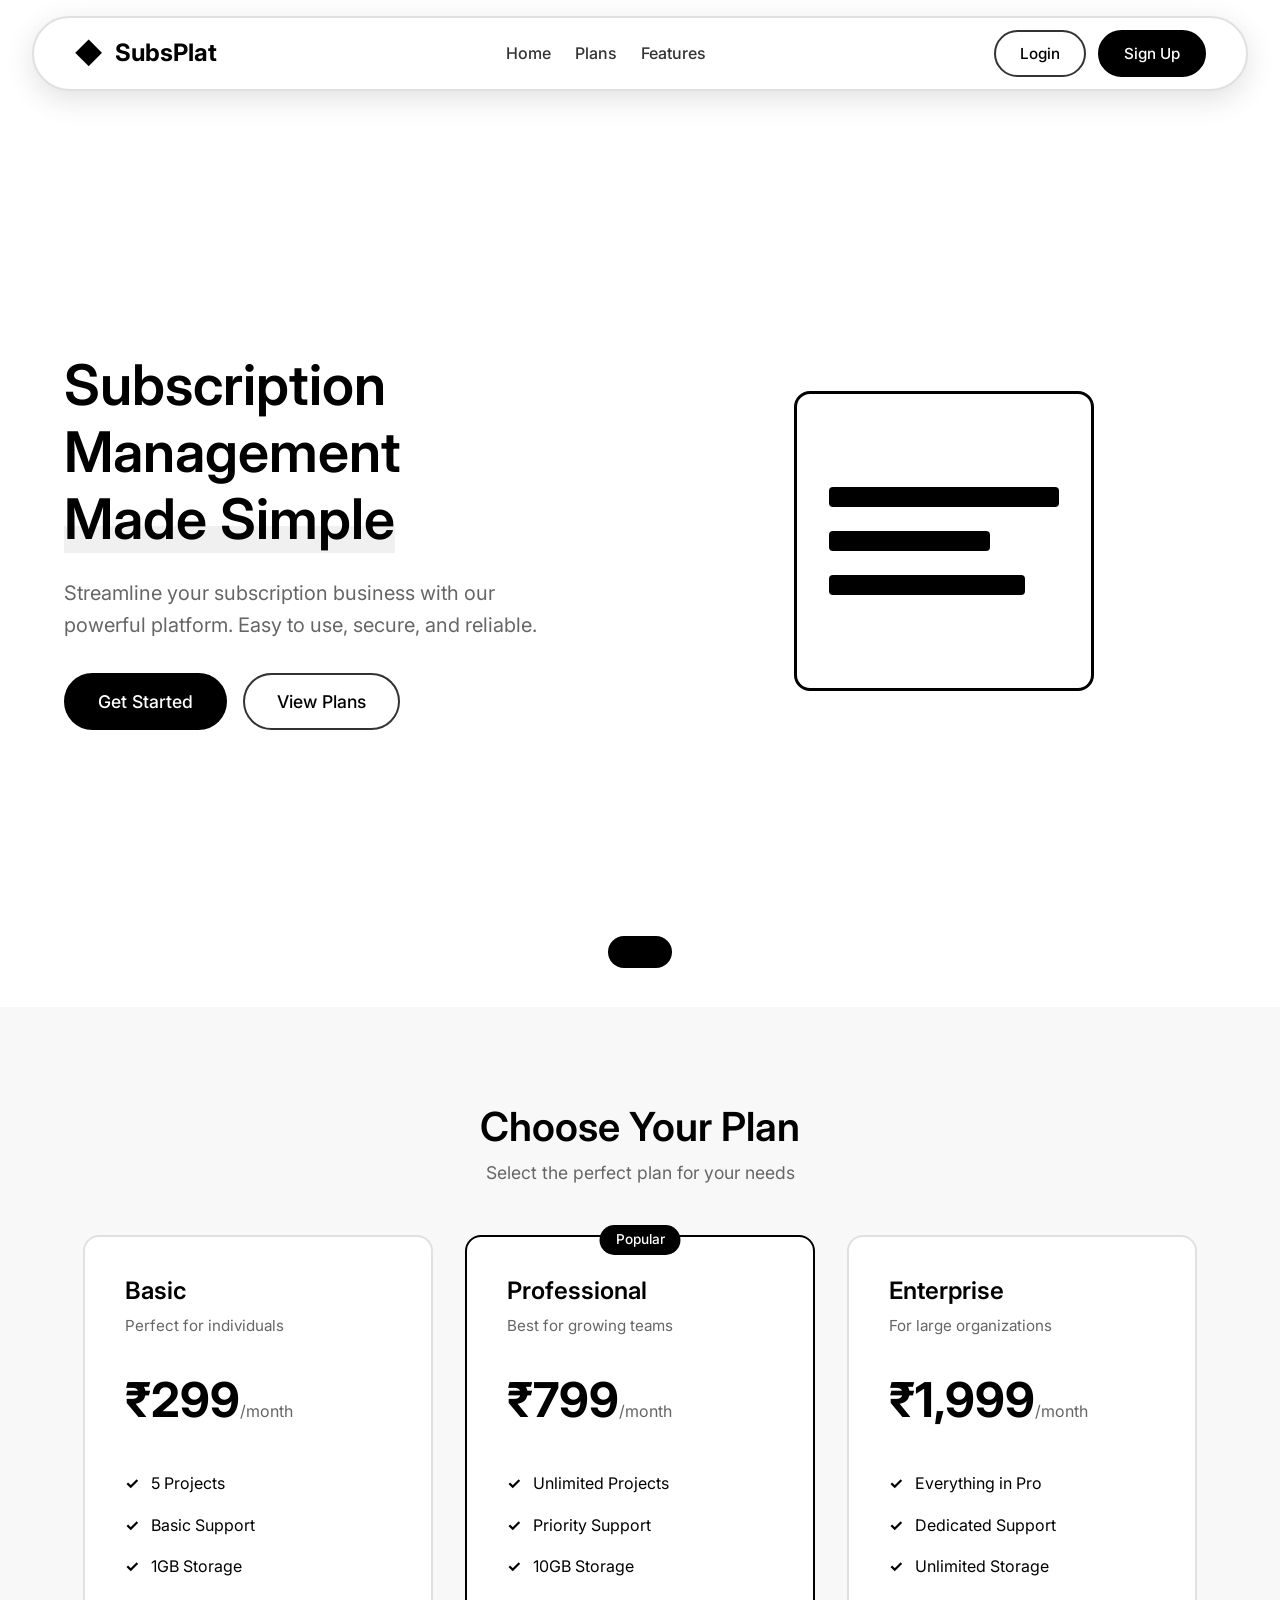
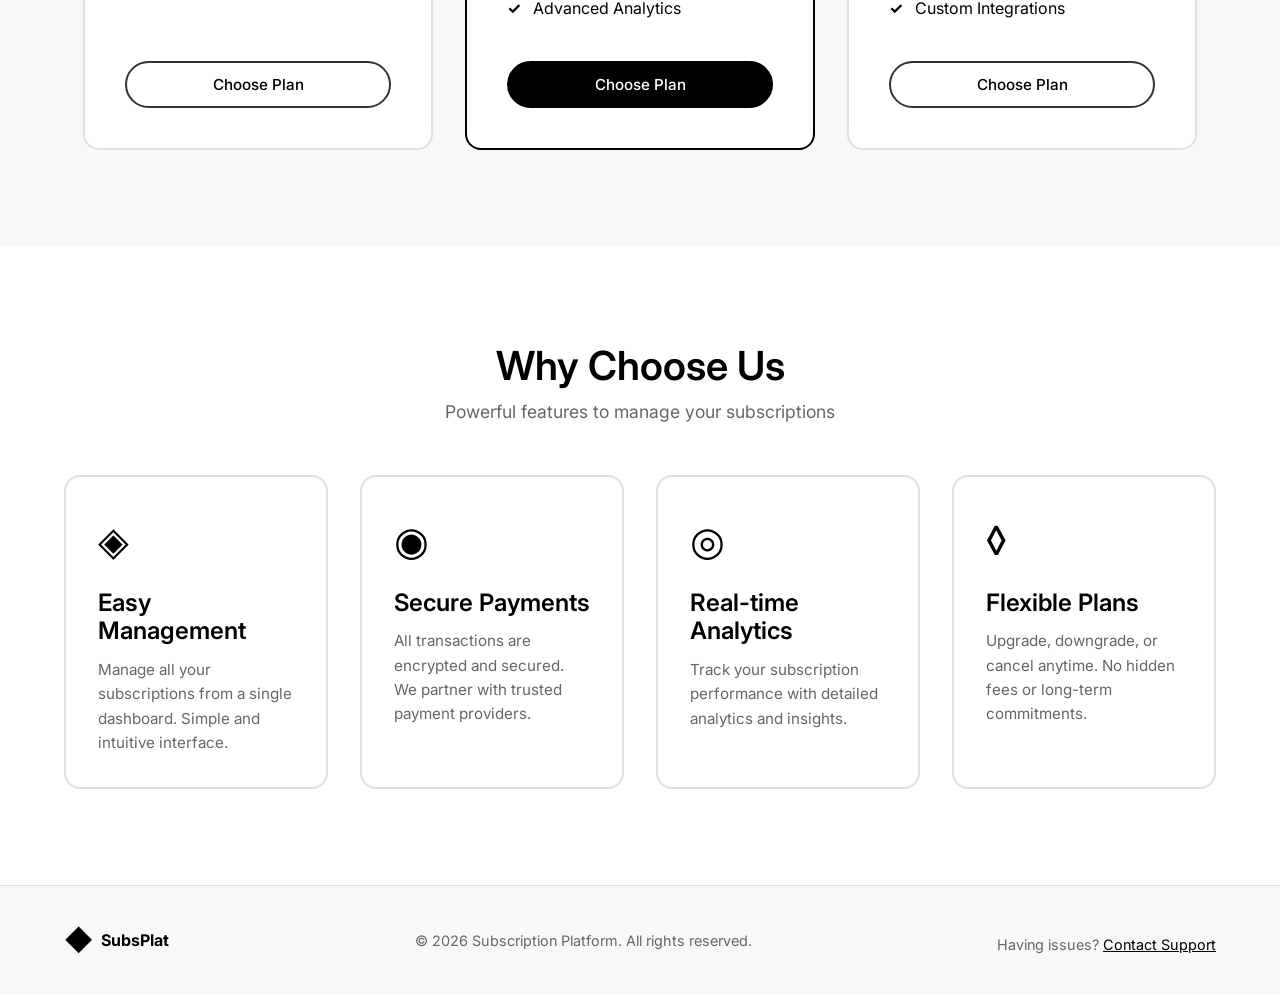
<file: frontend/index.html>
<!DOCTYPE html>
<html lang="en">

<head>
    <meta charset="UTF-8">
    <meta name="viewport" content="width=device-width, initial-scale=1.0">
    <meta name="description" content="Subscription Platform - Manage your subscriptions easily">
    <title>Subscription Platform</title>

    <!-- CSS -->
    <link rel="stylesheet" href="css/main.css">
    <link rel="stylesheet" href="css/dashboard.css">
    <link rel="stylesheet" href="css/documents.css">
    <link rel="stylesheet" href="css/admin.css">

    <!-- Fonts -->
    <link href="https://fonts.googleapis.com/css2?family=Inter:wght@300;400;500;600;700&display=swap" rel="stylesheet">
</head>

<body>
    <!-- Navigation - Rounded Pill Style -->
    <nav id="navbar">
        <div class="nav-container">
            <div class="logo" onclick="goHome()">
                <span class="logo-icon">◆</span>
                <span class="logo-text">SubsPlat</span>
            </div>
            <div class="nav-links" id="navLinks">
                <a href="#home" onclick="goHome(); return false;">Home</a>
                <a href="#plans" onclick="scrollToPlans(); return false;">Plans</a>
                <a href="#features">Features</a>
            </div>
            <div class="nav-auth" id="authButtons">
                <button class="btn btn-outline" onclick="showModal('login')">Login</button>
                <button class="btn btn-primary" onclick="showModal('register')">Sign Up</button>
            </div>
            <div class="nav-user" id="userMenu" style="display: none;">
                <div class="user-dropdown">
                    <button class="user-btn" onclick="toggleUserDropdown()">
                        <span id="userInitial">U</span>
                    </button>
                    <div class="dropdown-menu" id="dropdownMenu">
                        <a href="#dashboard" onclick="showDashboard(); return false;">My Subscriptions</a>
                        <a href="#admin" id="adminLink" onclick="showAdminDashboard(); return false;"
                            style="display: none;">Admin Panel</a>
                        <div class="dropdown-divider"></div>
                        <a href="#profile" onclick="showProfile(); return false;">Profile</a>
                        <a href="#" onclick="logout(); return false;">Logout</a>
                    </div>
                </div>
            </div>
        </div>
    </nav>

    <!-- Hero Section -->
    <section id="home" class="hero">
        <div class="hero-content">
            <h1>Subscription Management<br><span class="highlight">Made Simple</span></h1>
            <p>Streamline your subscription business with our powerful platform. Easy to use, secure, and reliable.</p>
            <div class="hero-buttons" id="heroButtons">
                <button class="btn btn-primary btn-lg" id="getStartedBtn" onclick="showModal('register')">Get
                    Started</button>
                <button class="btn btn-outline btn-lg" onclick="scrollToPlans()">View Plans</button>
                <button class="btn btn-primary btn-lg" id="mySubsBtn" onclick="showDashboard()"
                    style="display: none;">My Subscriptions</button>
            </div>
        </div>
        <div class="hero-graphic">
            <div class="graphic-box">
                <div class="graphic-line"></div>
                <div class="graphic-line"></div>
                <div class="graphic-line"></div>
            </div>
        </div>
    </section>

    <!-- Plans Section -->
    <section id="plans" class="plans-section">
        <div class="section-header">
            <h2>Choose Your Plan</h2>
            <p>Select the perfect plan for your needs</p>
        </div>
        <div class="plans-container" id="plansContainer">
            <div class="loading">Loading plans...</div>
        </div>
    </section>

    <!-- Features Section -->
    <section id="features" class="features-section">
        <div class="section-header">
            <h2>Why Choose Us</h2>
            <p>Powerful features to manage your subscriptions</p>
        </div>
        <div class="features-grid">
            <div class="feature-card">
                <div class="feature-icon">◈</div>
                <h3>Easy Management</h3>
                <p>Manage all your subscriptions from a single dashboard. Simple and intuitive interface.</p>
            </div>
            <div class="feature-card">
                <div class="feature-icon">◉</div>
                <h3>Secure Payments</h3>
                <p>All transactions are encrypted and secured. We partner with trusted payment providers.</p>
            </div>
            <div class="feature-card">
                <div class="feature-icon">◎</div>
                <h3>Real-time Analytics</h3>
                <p>Track your subscription performance with detailed analytics and insights.</p>
            </div>
            <div class="feature-card">
                <div class="feature-icon">◊</div>
                <h3>Flexible Plans</h3>
                <p>Upgrade, downgrade, or cancel anytime. No hidden fees or long-term commitments.</p>
            </div>
        </div>
    </section>

    <!-- User Dashboard Section -->
    <section id="dashboard" class="dashboard-section" style="display: none;">
        <div class="dashboard-header">
            <h2>My Subscriptions</h2>
            <p>Welcome back, <span id="dashboardUserName">User</span>!</p>
        </div>

        <!-- Dashboard Stats -->
        <div class="dashboard-stats">
            <div class="stat-card">
                <div class="stat-icon">◆</div>
                <div class="stat-info">
                    <h4 id="statPlan">No Plan</h4>
                    <p>Current Plan</p>
                </div>
            </div>
            <div class="stat-card">
                <div class="stat-icon">◈</div>
                <div class="stat-info">
                    <h4 id="statStatus">Inactive</h4>
                    <p>Status</p>
                </div>
            </div>
            <div class="stat-card">
                <div class="stat-icon">◉</div>
                <div class="stat-info">
                    <h4 id="statRenewal">N/A</h4>
                    <p>Next Renewal</p>
                </div>
            </div>
            <div class="stat-card">
                <div class="stat-icon">◎</div>
                <div class="stat-info">
                    <h4 id="statHistory">0</h4>
                    <p>Total Subscriptions</p>
                </div>
            </div>
        </div>

        <div class="dashboard-content">
            <div class="dashboard-card">
                <h3>Current Subscription</h3>
                <div id="currentSubscription">
                    <p class="no-subscription">No active subscription</p>
                </div>
                <button class="btn btn-primary" onclick="scrollToPlans(); goHome();" style="margin-top: 1rem;">Browse
                    Plans</button>
            </div>
            <div class="dashboard-card">
                <h3>Subscription History</h3>
                <div id="subscriptionHistory">
                    <p class="no-history">No subscription history</p>
                </div>
            </div>

            <!-- Documents Section -->
            <div class="dashboard-card full-width" style="margin-top: 2rem;">
                <div class="card-header">
                    <h3>My Documents</h3>
                    <button class="btn btn-primary btn-sm" onclick="Documents.loadDocuments()">Refresh</button>
                </div>

                <!-- Upload Form -->
                <div class="upload-section"
                    style="margin-bottom: 2rem; background: var(--bg-secondary); padding: 1.5rem; border-radius: var(--radius);">
                    <h4>Upload New Document</h4>
                    <form id="uploadDocumentForm"
                        style="display: flex; gap: 1rem; align-items: flex-end; margin-top: 1rem;">
                        <div class="form-group" style="flex: 1;">
                            <label for="documentFile">Select File</label>
                            <input type="file" id="documentFile" required>
                        </div>
                        <div class="form-group" style="width: 200px;">
                            <label for="documentType">Document Type</label>
                            <select id="documentType">
                                <option value="INVOICE">Invoice</option>
                                <option value="ID_PROOF">ID Proof</option>
                                <option value="OTHER">Other</option>
                            </select>
                        </div>
                        <button type="submit" id="uploadBtn" class="btn btn-primary"
                            style="margin-bottom: 2px;">Upload</button>
                    </form>
                </div>

                <!-- Documents List -->
                <div class="table-container">
                    <table class="data-table">
                        <thead>
                            <tr>
                                <th>File Name</th>
                                <th>Type</th>
                                <th>Date</th>
                                <th>Size</th>
                                <th>Actions</th>
                            </tr>
                        </thead>
                        <tbody id="documentsList">
                            <tr>
                                <td colspan="5" class="loading">Loading documents...</td>
                            </tr>
                        </tbody>
                    </table>
                </div>
            </div>
        </div>

        <!-- Quick Actions -->
        <div class="quick-actions">
            <h3>Quick Actions</h3>
            <div class="actions-grid">
                <button class="action-btn" onclick="scrollToPlans(); goHome();">
                    <span class="action-icon">◆</span>
                    <span>View Plans</span>
                </button>
                <button class="action-btn" onclick="showProfile()">
                    <span class="action-icon">◈</span>
                    <span>Edit Profile</span>
                </button>
                <button class="action-btn" onclick="Dashboard.loadSubscriptionHistory()">
                    <span class="action-icon">◉</span>
                    <span>Refresh History</span>
                </button>
            </div>
        </div>
    </section>

    <!-- Admin Dashboard Section -->
    <section id="adminDashboard" class="admin-section" style="display: none;">
        <div class="dashboard-header">
            <h2>Admin Dashboard</h2>
            <p>Manage your platform</p>
        </div>

        <!-- Admin Stats -->
        <div class="dashboard-stats">
            <div class="stat-card">
                <div class="stat-icon">◆</div>
                <div class="stat-info">
                    <h4 id="adminTotalUsers">0</h4>
                    <p>Total Users</p>
                </div>
            </div>
            <div class="stat-card">
                <div class="stat-icon">◈</div>
                <div class="stat-info">
                    <h4 id="adminTotalPlans">0</h4>
                    <p>Active Plans</p>
                </div>
            </div>
            <div class="stat-card">
                <div class="stat-icon">◉</div>
                <div class="stat-info">
                    <h4 id="adminActiveSubscriptions">0</h4>
                    <p>Active Subscriptions</p>
                </div>
            </div>
            <div class="stat-card">
                <div class="stat-icon">◎</div>
                <div class="stat-info">
                    <h4 id="adminRevenue">₹0</h4>
                    <p>This Month Revenue</p>
                </div>
            </div>
            <div class="stat-card">
                <div class="stat-icon">◉</div>
                <div class="stat-info">
                    <h4 id="adminTotalRevenue">₹0</h4>
                    <p>Total Revenue</p>
                </div>
            </div>
        </div>

        <!-- Admin Tabs -->
        <div class="admin-tabs">
            <button class="tab-btn active" data-tab="overview" onclick="Admin.switchTab('overview')">Overview</button>
            <button class="tab-btn" data-tab="users" onclick="Admin.switchTab('users')">Users</button>
            <button class="tab-btn" data-tab="plans" onclick="Admin.switchTab('plans')">Plans</button>
            <button class="tab-btn" data-tab="analytics" onclick="Admin.switchTab('analytics')">Analytics</button>
        </div>

        <!-- Overview Tab Content -->
        <div id="overviewTab" class="tab-content active">
            <div id="overviewContent"></div>
        </div>

        <!-- Users Tab Content -->
        <div id="usersTab" class="tab-content">
            <div class="dashboard-card full-width">
                <div class="card-header">
                    <h3>All Users</h3>
                    <button class="btn btn-outline btn-sm" onclick="Admin.loadUsers()">Refresh</button>
                </div>
                <div class="table-container">
                    <table class="data-table">
                        <thead>
                            <tr>
                                <th>User</th>
                                <th>Email</th>
                                <th>Role</th>
                                <th>Created</th>
                                <th>Actions</th>
                            </tr>
                        </thead>
                        <tbody id="usersTableBody">
                            <tr>
                                <td colspan="5" class="loading">Loading users...</td>
                            </tr>
                        </tbody>
                    </table>
                </div>
            </div>
        </div>

        <!-- Plans Tab Content -->
        <div id="plansTab" class="tab-content">
            <div class="dashboard-card full-width">
                <div class="card-header">
                    <h3>All Plans</h3>
                    <div class="card-actions">
                        <button class="btn btn-outline btn-sm" onclick="Admin.loadPlans()">Refresh</button>
                        <button class="btn btn-primary btn-sm" onclick="Admin.showCreatePlanModal()">+ New Plan</button>
                    </div>
                </div>
                <div class="table-container">
                    <table class="data-table">
                        <thead>
                            <tr>
                                <th>Name</th>
                                <th>Description</th>
                                <th>Price</th>
                                <th>Billing</th>
                                <th>Status</th>
                                <th>Actions</th>
                            </tr>
                        </thead>
                        <tbody id="plansTableBody">
                            <tr>
                                <td colspan="6" class="loading">Loading plans...</td>
                            </tr>
                        </tbody>
                    </table>
                </div>
            </div>
        </div>

        <!-- Analytics Tab Content -->
        <div id="analyticsTab" class="tab-content">
            <div id="analyticsContent"></div>
        </div>
    </section>

    <!-- Profile Section -->
    <section id="profile" class="profile-section" style="display: none;">
        <div class="profile-header">
            <h2>Profile</h2>
            <p>Manage your account</p>
        </div>
        <div class="profile-content">
            <div class="profile-card">
                <div class="profile-avatar">
                    <span id="profileInitial">U</span>
                </div>
                <form id="profileForm">
                    <div class="form-group">
                        <label for="profileEmail">Email</label>
                        <input type="email" id="profileEmail" disabled>
                    </div>
                    <div class="form-row">
                        <div class="form-group">
                            <label for="profileFirstName">First Name</label>
                            <input type="text" id="profileFirstName" required>
                        </div>
                        <div class="form-group">
                            <label for="profileLastName">Last Name</label>
                            <input type="text" id="profileLastName" required>
                        </div>
                    </div>
                    <div class="form-group">
                        <label>Role</label>
                        <input type="text" id="profileRole" disabled>
                    </div>
                    <button type="submit" class="btn btn-primary btn-block">Update Profile</button>
                </form>
            </div>
        </div>
    </section>

    <!-- Footer -->
    <footer id="footer">
        <div class="footer-content">
            <div class="footer-logo">
                <span class="logo-icon">◆</span>
                <span class="logo-text">SubsPlat</span>
            </div>
            <p>© 2026 Subscription Platform. All rights reserved.</p>
            <p class="footer-contact">Having issues? <a
                    href="mailto:abhigandhi7000@gmail.com?subject=Support Request - Subscription Platform">Contact
                    Support</a></p>
        </div>
    </footer>

    <!-- Login Modal -->
    <div id="loginModal" class="modal">
        <div class="modal-content">
            <span class="close" onclick="hideModal('login')">&times;</span>
            <h2>Login</h2>
            <form id="loginForm">
                <div class="form-group">
                    <label for="loginEmail">Email</label>
                    <input type="email" id="loginEmail" required placeholder="Enter your email">
                </div>
                <div class="form-group">
                    <label for="loginPassword">Password</label>
                    <input type="password" id="loginPassword" required placeholder="Enter your password">
                </div>
                <button type="submit" class="btn btn-primary btn-block">Login</button>
                <p class="form-footer">
                    Don't have an account? <a href="#" onclick="switchModal('register')">Sign up</a>
                </p>
            </form>
            <div id="loginError" class="error-message"></div>
        </div>
    </div>

    <!-- Register Modal -->
    <div id="registerModal" class="modal">
        <div class="modal-content">
            <span class="close" onclick="hideModal('register')">&times;</span>
            <h2>Sign Up</h2>
            <form id="registerForm">
                <div class="form-row">
                    <div class="form-group">
                        <label for="registerFirstName">First Name</label>
                        <input type="text" id="registerFirstName" required placeholder="First name">
                    </div>
                    <div class="form-group">
                        <label for="registerLastName">Last Name</label>
                        <input type="text" id="registerLastName" required placeholder="Last name">
                    </div>
                </div>
                <div class="form-group">
                    <label for="registerEmail">Email</label>
                    <input type="email" id="registerEmail" required placeholder="Enter your email">
                </div>
                <div class="form-group">
                    <label for="registerPassword">Password</label>
                    <input type="password" id="registerPassword" required minlength="6" placeholder="Create a password">
                </div>
                <button type="submit" class="btn btn-primary btn-block">Create Account</button>
                <p class="form-footer">
                    Already have an account? <a href="#" onclick="switchModal('login')">Login</a>
                </p>
            </form>
            <div id="registerError" class="error-message"></div>
        </div>
    </div>

    <!-- Create/Edit Plan Modal -->
    <div id="createPlanModal" class="modal">
        <div class="modal-content">
            <span class="close" onclick="hideModal('createPlan')">&times;</span>
            <h2>Create New Plan</h2>
            <form id="createPlanForm">
                <div class="form-group">
                    <label for="planName">Plan Name</label>
                    <input type="text" id="planName" required placeholder="e.g., Basic, Pro, Enterprise">
                </div>
                <div class="form-group">
                    <label for="planDescription">Description</label>
                    <input type="text" id="planDescription" placeholder="Brief description of the plan">
                </div>
                <div class="form-row">
                    <div class="form-group">
                        <label for="planPrice">Price (₹)</label>
                        <input type="number" id="planPrice" required min="0" step="0.01" placeholder="299">
                    </div>
                    <div class="form-group">
                        <label for="planBillingCycle">Billing Cycle</label>
                        <select id="planBillingCycle" required>
                            <option value="MONTHLY">Monthly</option>
                            <option value="YEARLY">Yearly</option>
                        </select>
                    </div>
                </div>
                <div class="form-group">
                    <label for="planFeatures">Features (comma-separated)</label>
                    <input type="text" id="planFeatures" placeholder="Feature 1, Feature 2, Feature 3">
                </div>
                <button type="submit" class="btn btn-primary btn-block">Save Plan</button>
            </form>
            <div id="createPlanError" class="error-message"></div>
        </div>
    </div>

    <!-- Toast Notification -->
    <div id="toast" class="toast"></div>

    <!-- Razorpay Checkout -->
    <script src="https://checkout.razorpay.com/v1/checkout.js"></script>

    <!-- JavaScript Modules -->
    <script src="js/api.js"></script>
    <script src="js/auth.js"></script>
    <script src="js/ui.js"></script>
    <script src="js/payment.js"></script>
    <script src="js/plans.js"></script>
    <script src="js/dashboard.js"></script>
    <script src="js/documents.js"></script>
    <script src="js/admin.js"></script>
    <script src="js/app.js"></script>
</body>

</html>
</file>
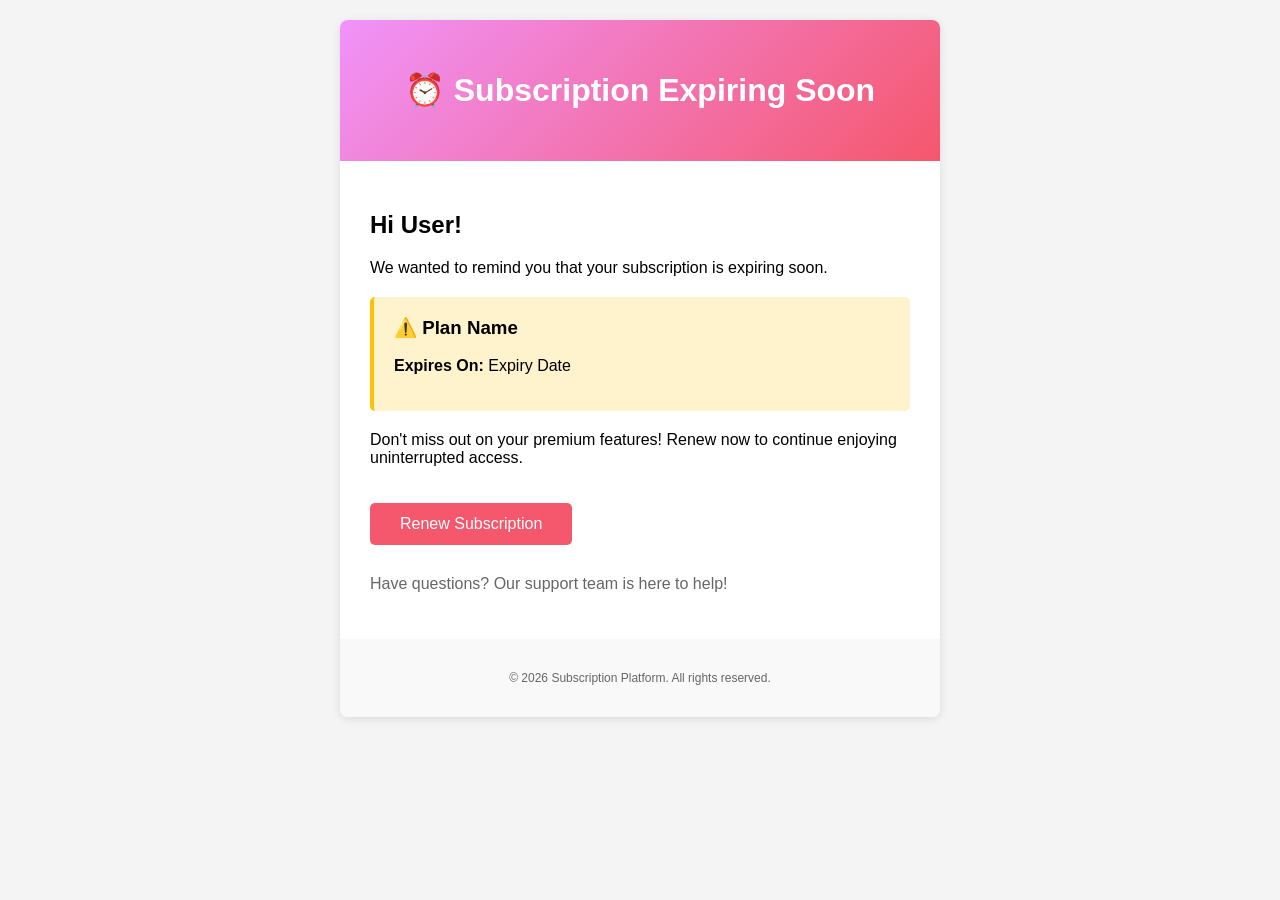
<file: src/main/resources/templates/email/expiry-reminder.html>
<!DOCTYPE html>
<html xmlns:th="http://www.thymeleaf.org">

<head>
    <meta charset="UTF-8">
    <meta name="viewport" content="width=device-width, initial-scale=1.0">
    <title>Subscription Expiring Soon</title>
    <style>
        body {
            font-family: Arial, sans-serif;
            background-color: #f4f4f4;
            margin: 0;
            padding: 0;
        }

        .container {
            max-width: 600px;
            margin: 20px auto;
            background: white;
            border-radius: 8px;
            overflow: hidden;
            box-shadow: 0 2px 10px rgba(0, 0, 0, 0.1);
        }

        .header {
            background: linear-gradient(135deg, #f093fb 0%, #f5576c 100%);
            color: white;
            padding: 30px;
            text-align: center;
        }

        .content {
            padding: 30px;
        }

        .warning-box {
            background: #fff3cd;
            padding: 20px;
            border-radius: 5px;
            margin: 20px 0;
            border-left: 4px solid #ffc107;
        }

        .button {
            display: inline-block;
            padding: 12px 30px;
            background: #f5576c;
            color: white;
            text-decoration: none;
            border-radius: 5px;
            margin-top: 20px;
        }

        .footer {
            background: #f9f9f9;
            padding: 20px;
            text-align: center;
            font-size: 12px;
            color: #666;
        }
    </style>
</head>

<body>
    <div class="container">
        <div class="header">
            <h1>⏰ Subscription Expiring Soon</h1>
        </div>
        <div class="content">
            <h2>Hi <span th:text="${firstName}">User</span>!</h2>
            <p>We wanted to remind you that your subscription is expiring soon.</p>
            <div class="warning-box">
                <h3 style="margin-top: 0;">⚠️ <span th:text="${planName}">Plan Name</span></h3>
                <p><strong>Expires On:</strong> <span th:text="${expiryDate}">Expiry Date</span></p>
            </div>
            <p>Don't miss out on your premium features! Renew now to continue enjoying uninterrupted access.</p>
            <a th:href="${renewUrl}" class="button">Renew Subscription</a>
            <p style="margin-top: 30px; color: #666;">Have questions? Our support team is here to help!</p>
        </div>
        <div class="footer">
            <p>&copy; 2026 Subscription Platform. All rights reserved.</p>
        </div>
    </div>
</body>

</html>
</file>
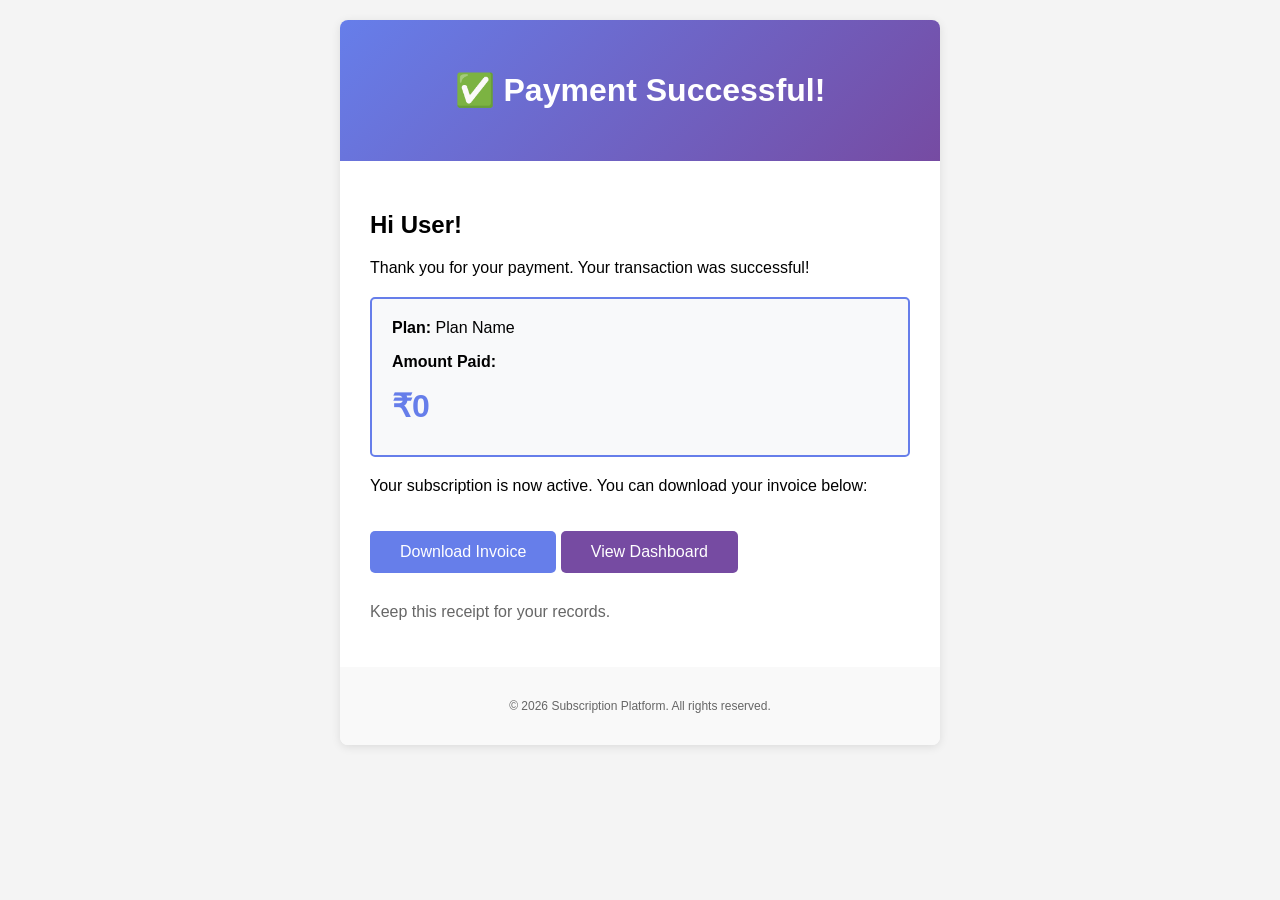
<file: src/main/resources/templates/email/payment-receipt.html>
<!DOCTYPE html>
<html xmlns:th="http://www.thymeleaf.org">

<head>
    <meta charset="UTF-8">
    <meta name="viewport" content="width=device-width, initial-scale=1.0">
    <title>Payment Receipt</title>
    <style>
        body {
            font-family: Arial, sans-serif;
            background-color: #f4f4f4;
            margin: 0;
            padding: 0;
        }

        .container {
            max-width: 600px;
            margin: 20px auto;
            background: white;
            border-radius: 8px;
            overflow: hidden;
            box-shadow: 0 2px 10px rgba(0, 0, 0, 0.1);
        }

        .header {
            background: linear-gradient(135deg, #667eea 0%, #764ba2 100%);
            color: white;
            padding: 30px;
            text-align: center;
        }

        .content {
            padding: 30px;
        }

        .receipt-box {
            background: #f8f9fa;
            padding: 20px;
            border-radius: 5px;
            margin: 20px 0;
            border: 2px solid #667eea;
        }

        .amount {
            font-size: 32px;
            color: #667eea;
            font-weight: bold;
            margin: 10px 0;
        }

        .button {
            display: inline-block;
            padding: 12px 30px;
            background: #667eea;
            color: white;
            text-decoration: none;
            border-radius: 5px;
            margin-top: 20px;
        }

        .footer {
            background: #f9f9f9;
            padding: 20px;
            text-align: center;
            font-size: 12px;
            color: #666;
        }
    </style>
</head>

<body>
    <div class="container">
        <div class="header">
            <h1>✅ Payment Successful!</h1>
        </div>
        <div class="content">
            <h2>Hi <span th:text="${firstName}">User</span>!</h2>
            <p>Thank you for your payment. Your transaction was successful!</p>
            <div class="receipt-box">
                <p style="margin-top: 0;"><strong>Plan:</strong> <span th:text="${planName}">Plan Name</span></p>
                <p><strong>Amount Paid:</strong></p>
                <div class="amount">₹<span th:text="${amount}">0</span></div>
            </div>
            <p>Your subscription is now active. You can download your invoice below:</p>
            <a th:href="${invoiceUrl}" class="button">Download Invoice</a>
            <a th:href="${dashboardUrl}" class="button" style="background: #764ba2;">View Dashboard</a>
            <p style="margin-top: 30px; color: #666;">Keep this receipt for your records.</p>
        </div>
        <div class="footer">
            <p>&copy; 2026 Subscription Platform. All rights reserved.</p>
        </div>
    </div>
</body>

</html>
</file>
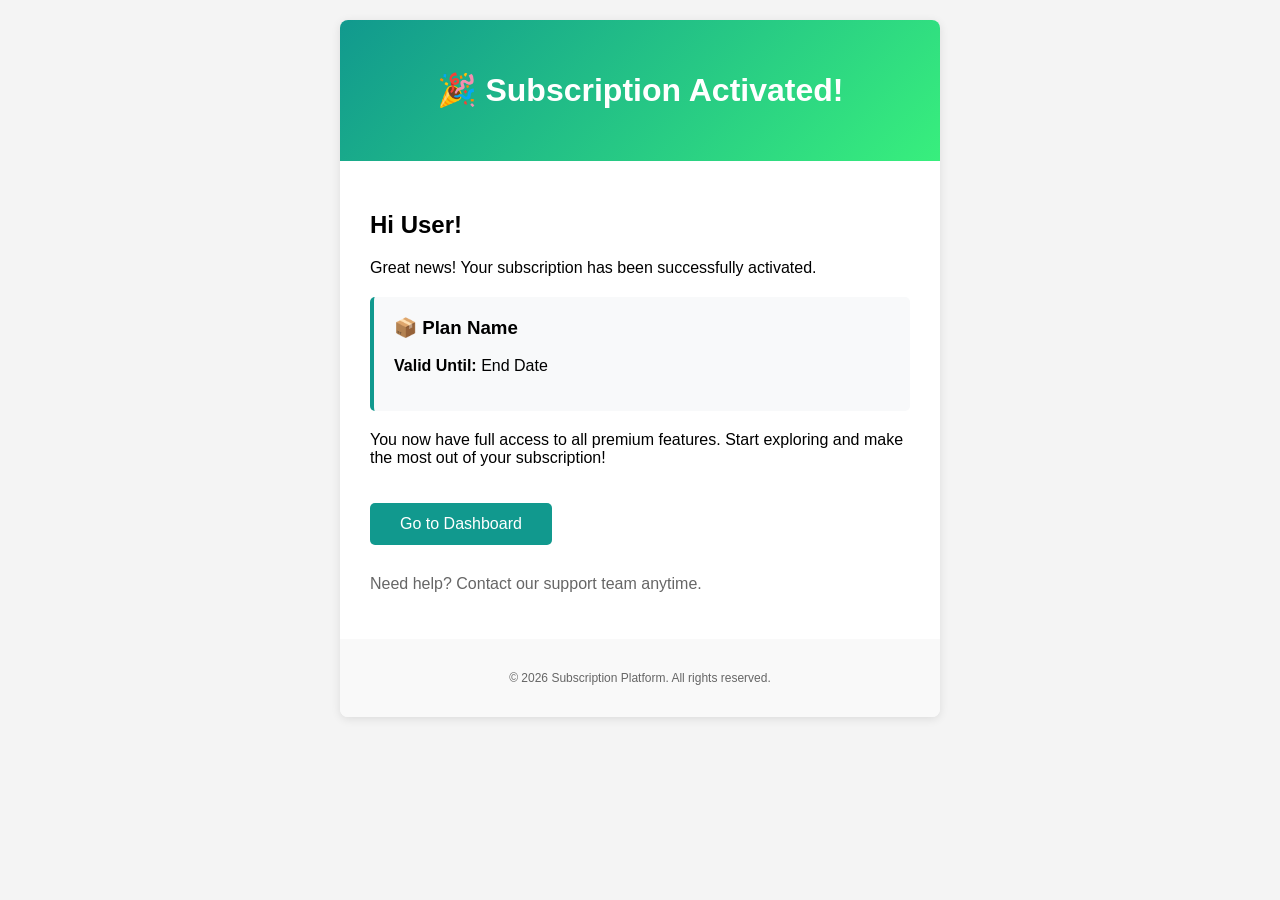
<file: src/main/resources/templates/email/subscription-confirmation.html>
<!DOCTYPE html>
<html xmlns:th="http://www.thymeleaf.org">

<head>
    <meta charset="UTF-8">
    <meta name="viewport" content="width=device-width, initial-scale=1.0">
    <title>Subscription Activated</title>
    <style>
        body {
            font-family: Arial, sans-serif;
            background-color: #f4f4f4;
            margin: 0;
            padding: 0;
        }

        .container {
            max-width: 600px;
            margin: 20px auto;
            background: white;
            border-radius: 8px;
            overflow: hidden;
            box-shadow: 0 2px 10px rgba(0, 0, 0, 0.1);
        }

        .header {
            background: linear-gradient(135deg, #11998e 0%, #38ef7d 100%);
            color: white;
            padding: 30px;
            text-align: center;
        }

        .content {
            padding: 30px;
        }

        .plan-box {
            background: #f8f9fa;
            padding: 20px;
            border-radius: 5px;
            margin: 20px 0;
            border-left: 4px solid #11998e;
        }

        .button {
            display: inline-block;
            padding: 12px 30px;
            background: #11998e;
            color: white;
            text-decoration: none;
            border-radius: 5px;
            margin-top: 20px;
        }

        .footer {
            background: #f9f9f9;
            padding: 20px;
            text-align: center;
            font-size: 12px;
            color: #666;
        }
    </style>
</head>

<body>
    <div class="container">
        <div class="header">
            <h1>🎉 Subscription Activated!</h1>
        </div>
        <div class="content">
            <h2>Hi <span th:text="${firstName}">User</span>!</h2>
            <p>Great news! Your subscription has been successfully activated.</p>
            <div class="plan-box">
                <h3 style="margin-top: 0;">📦 <span th:text="${planName}">Plan Name</span></h3>
                <p><strong>Valid Until:</strong> <span th:text="${endDate}">End Date</span></p>
            </div>
            <p>You now have full access to all premium features. Start exploring and make the most out of your
                subscription!</p>
            <a th:href="${dashboardUrl}" class="button">Go to Dashboard</a>
            <p style="margin-top: 30px; color: #666;">Need help? Contact our support team anytime.</p>
        </div>
        <div class="footer">
            <p>&copy; 2026 Subscription Platform. All rights reserved.</p>
        </div>
    </div>
</body>

</html>
</file>
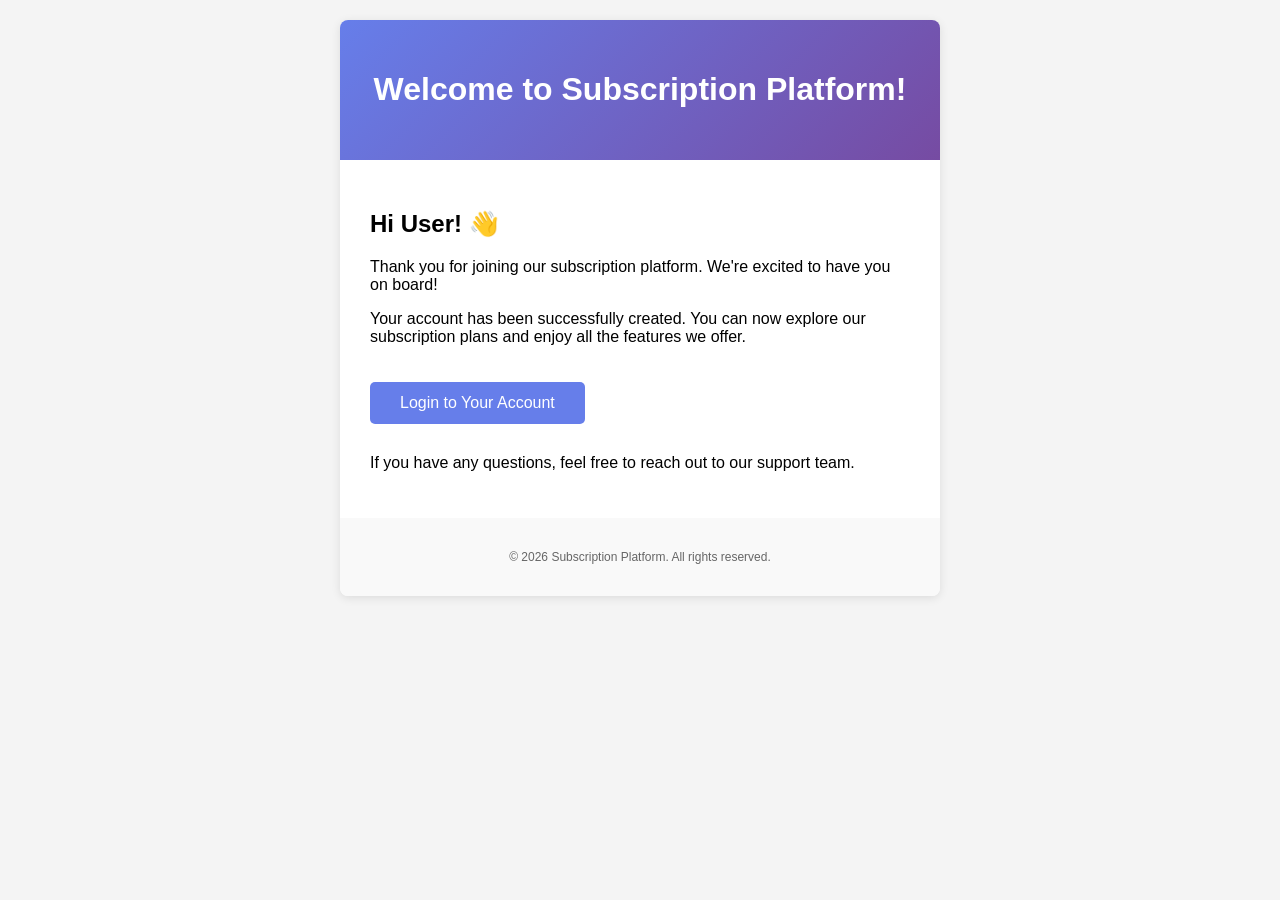
<file: src/main/resources/templates/email/welcome-email.html>
<!DOCTYPE html>
<html xmlns:th="http://www.thymeleaf.org">
<head>
    <meta charset="UTF-8">
    <meta name="viewport" content="width=device-width, initial-scale=1.0">
    <title>Welcome</title>
    <style>
        body { font-family: Arial, sans-serif; background-color: #f4f4f4; margin: 0; padding: 0; }
        .container { max-width: 600px; margin: 20px auto; background: white; border-radius: 8px; overflow: hidden; box-shadow: 0 2px 10px rgba(0,0,0,0.1); }
        .header { background: linear-gradient(135deg, #667eea 0%, #764ba2 100%); color: white; padding: 30px; text-align: center; }
        .content { padding: 30px; }
        .button { display: inline-block; padding: 12px 30px; background: #667eea; color: white; text-decoration: none; border-radius: 5px; margin-top: 20px; }
        .footer { background: #f9f9f9; padding: 20px; text-align: center; font-size: 12px; color: #666; }
    </style>
</head>
<body>
    <div class="container">
        <div class="header">
            <h1>Welcome to Subscription Platform!</h1>
        </div>
        <div class="content">
            <h2>Hi <span th:text="${firstName}">User</span>! 👋</h2>
            <p>Thank you for joining our subscription platform. We're excited to have you on board!</p>
            <p>Your account has been successfully created. You can now explore our subscription plans and enjoy all the features we offer.</p>
            <a th:href="${loginUrl}" class="button">Login to Your Account</a>
            <p style="margin-top: 30px;">If you have any questions, feel free to reach out to our support team.</p>
        </div>
        <div class="footer">
            <p>&copy; 2026 Subscription Platform. All rights reserved.</p>
        </div>
    </div>
</body>
</html>
</file>
<file: frontend/css/main.css>
/* ===== CSS Variables ===== */
:root {
    --bg-primary: #ffffff;
    --bg-secondary: #f8f8f8;
    --bg-tertiary: #f0f0f0;
    --text-primary: #000000;
    --text-secondary: #333333;
    --text-muted: #666666;
    --border-color: #e0e0e0;
    --border-dark: #333333;
    --accent: #000000;
    --accent-hover: #333333;
    --white: #ffffff;
    --success: #22c55e;
    --danger: #ef4444;
    --warning: #f59e0b;
    --shadow: 0 2px 10px rgba(0, 0, 0, 0.1);
    --shadow-lg: 0 8px 30px rgba(0, 0, 0, 0.12);
    --radius: 8px;
    --radius-lg: 16px;
    --radius-full: 9999px;
    --transition: all 0.3s ease;
}

/* ===== Reset & Base ===== */
* {
    margin: 0;
    padding: 0;
    box-sizing: border-box;
}

html {
    scroll-behavior: smooth;
}

body {
    font-family: 'Inter', -apple-system, BlinkMacSystemFont, sans-serif;
    background-color: var(--bg-primary);
    color: var(--text-primary);
    line-height: 1.6;
    overflow-x: hidden;
}

/* ===== Typography ===== */
h1,
h2,
h3,
h4,
h5,
h6 {
    font-weight: 600;
    line-height: 1.2;
}

h1 {
    font-size: 3.5rem;
}

h2 {
    font-size: 2.5rem;
}

h3 {
    font-size: 1.5rem;
}

h4 {
    font-size: 1.25rem;
}

.text-muted {
    color: var(--text-muted);
}

/* ===== Navigation - Full Width Rounded Style ===== */
#navbar {
    position: relative;
    margin: 1rem auto;
    z-index: 1000;
    background: var(--bg-primary);
    border: 2px solid var(--border-color);
    border-radius: var(--radius-full);
    padding: 0.75rem 2.5rem;
    transition: var(--transition);
    box-shadow: var(--shadow-lg);
    width: calc(100% - 4rem);
    max-width: 1400px;
}

#navbar:hover {
    border-color: var(--border-dark);
    box-shadow: 0 12px 40px rgba(0, 0, 0, 0.15);
}

.nav-container {
    display: flex;
    justify-content: space-between;
    align-items: center;
    gap: 2rem;
}

.logo {
    display: flex;
    align-items: center;
    gap: 0.75rem;
    font-weight: 700;
    font-size: 1.5rem;
    cursor: pointer;
    white-space: nowrap;
}

.logo-icon {
    font-size: 1.75rem;
}

.nav-links {
    display: flex;
    gap: 1.5rem;
}

.nav-links a {
    text-decoration: none;
    color: var(--text-secondary);
    font-weight: 500;
    transition: var(--transition);
    position: relative;
    cursor: pointer;
    padding: 0.5rem 0;
}

.nav-links a:hover {
    color: var(--text-primary);
}

.nav-links a::after {
    content: '';
    position: absolute;
    bottom: 0;
    left: 0;
    width: 0;
    height: 2px;
    background: var(--text-primary);
    transition: var(--transition);
}

.nav-links a:hover::after {
    width: 100%;
}

.nav-auth {
    display: flex;
    gap: 0.75rem;
}

/* ===== Buttons ===== */
.btn {
    padding: 0.75rem 1.5rem;
    border-radius: var(--radius-full);
    font-weight: 500;
    font-size: 0.95rem;
    cursor: pointer;
    transition: var(--transition);
    border: 2px solid transparent;
    font-family: inherit;
    display: inline-flex;
    align-items: center;
    justify-content: center;
    gap: 0.5rem;
}

.btn-primary {
    background: var(--accent);
    color: var(--white);
    border-color: var(--accent);
}

.btn-primary:hover {
    background: var(--accent-hover);
    transform: translateY(-2px);
    box-shadow: var(--shadow);
}

.btn-outline {
    background: transparent;
    color: var(--text-primary);
    border-color: var(--border-dark);
}

.btn-outline:hover {
    background: var(--text-primary);
    color: var(--white);
    transform: translateY(-2px);
}

.btn-danger {
    background: transparent;
    color: var(--danger);
    border-color: var(--danger);
}

.btn-danger:hover {
    background: var(--danger);
    color: var(--white);
}

.btn-lg {
    padding: 1rem 2rem;
    font-size: 1.1rem;
}

.btn-sm {
    padding: 0.5rem 1rem;
    font-size: 0.85rem;
}

.btn-xs {
    padding: 0.35rem 0.75rem;
    font-size: 0.75rem;
}

.btn-block {
    width: 100%;
}

/* ===== Badges ===== */
.badge {
    display: inline-block;
    padding: 0.25rem 0.75rem;
    border-radius: var(--radius-full);
    font-size: 0.75rem;
    font-weight: 500;
    text-transform: uppercase;
}

.badge-primary {
    background: var(--accent);
    color: var(--white);
}

.badge-secondary {
    background: var(--bg-tertiary);
    color: var(--text-secondary);
}

.badge-success {
    background: var(--success);
    color: var(--white);
}

.badge-danger {
    background: var(--danger);
    color: var(--white);
}

/* ===== Hero Section ===== */
.hero {
    min-height: 100vh;
    display: flex;
    align-items: center;
    justify-content: space-between;
    padding: 2rem 4rem 4rem;
    gap: 4rem;
    max-width: 1400px;
    margin: 0 auto;
}

.hero-content {
    flex: 1;
    max-width: 600px;
}

.hero-content h1 {
    margin-bottom: 1.5rem;
}

.hero-content .highlight {
    background: linear-gradient(180deg, transparent 60%, var(--bg-tertiary) 60%);
}

.hero-content p {
    font-size: 1.25rem;
    color: var(--text-muted);
    margin-bottom: 2rem;
    max-width: 500px;
}

.hero-buttons {
    display: flex;
    gap: 1rem;
}

.hero-graphic {
    flex: 1;
    display: flex;
    justify-content: center;
    align-items: center;
}

.graphic-box {
    width: 300px;
    height: 300px;
    border: 3px solid var(--text-primary);
    border-radius: var(--radius-lg);
    padding: 2rem;
    display: flex;
    flex-direction: column;
    justify-content: center;
    gap: 1.5rem;
    position: relative;
    animation: float 3s ease-in-out infinite;
}

.graphic-line {
    height: 20px;
    background: var(--text-primary);
    border-radius: 4px;
}

.graphic-line:nth-child(1) {
    width: 100%;
}

.graphic-line:nth-child(2) {
    width: 70%;
}

.graphic-line:nth-child(3) {
    width: 85%;
}

@keyframes float {

    0%,
    100% {
        transform: translateY(0);
    }

    50% {
        transform: translateY(-15px);
    }
}

/* ===== Section Styles ===== */
.section-header {
    text-align: center;
    margin-bottom: 3rem;
}

.section-header p {
    color: var(--text-muted);
    margin-top: 0.5rem;
    font-size: 1.1rem;
}

/* ===== Plans Section ===== */
.plans-section {
    padding: 6rem 4rem;
    background: var(--bg-secondary);
}

.plans-container {
    display: flex;
    justify-content: center;
    gap: 2rem;
    flex-wrap: wrap;
    max-width: 1200px;
    margin: 0 auto;
}

.plan-card {
    background: var(--bg-primary);
    border: 2px solid var(--border-color);
    border-radius: var(--radius-lg);
    padding: 2.5rem;
    min-width: 280px;
    max-width: 350px;
    flex: 1;
    transition: var(--transition);
    display: flex;
    flex-direction: column;
}

.plan-card:hover {
    border-color: var(--text-primary);
    transform: translateY(-8px);
    box-shadow: var(--shadow-lg);
}

.plan-card.featured {
    border-color: var(--text-primary);
    position: relative;
}

.plan-card.featured::before {
    content: 'Popular';
    position: absolute;
    top: -12px;
    left: 50%;
    transform: translateX(-50%);
    background: var(--text-primary);
    color: var(--white);
    padding: 0.25rem 1rem;
    border-radius: var(--radius-full);
    font-size: 0.85rem;
    font-weight: 500;
}

.plan-name {
    font-size: 1.5rem;
    font-weight: 600;
    margin-bottom: 0.5rem;
}

.plan-description {
    color: var(--text-muted);
    font-size: 0.95rem;
    margin-bottom: 1.5rem;
}

.plan-price {
    font-size: 3rem;
    font-weight: 700;
    margin-bottom: 1.5rem;
}

.plan-price span {
    font-size: 1rem;
    font-weight: 400;
    color: var(--text-muted);
}

.plan-features {
    list-style: none;
    margin-bottom: 2rem;
    flex-grow: 1;
}

.plan-features li {
    padding: 0.5rem 0;
    display: flex;
    align-items: center;
    gap: 0.75rem;
}

.plan-features li::before {
    content: '✓';
    font-weight: 700;
}

.loading {
    text-align: center;
    padding: 3rem;
    color: var(--text-muted);
}

/* ===== Features Section ===== */
.features-section {
    padding: 6rem 4rem;
}

.features-grid {
    display: grid;
    grid-template-columns: repeat(auto-fit, minmax(250px, 1fr));
    gap: 2rem;
    max-width: 1200px;
    margin: 0 auto;
}

.feature-card {
    padding: 2rem;
    border: 2px solid var(--border-color);
    border-radius: var(--radius-lg);
    transition: var(--transition);
}

.feature-card:hover {
    border-color: var(--text-primary);
    transform: translateY(-5px);
}

.feature-icon {
    font-size: 2.5rem;
    margin-bottom: 1rem;
}

.feature-card h3 {
    margin-bottom: 0.75rem;
}

.feature-card p {
    color: var(--text-muted);
    font-size: 0.95rem;
}

/* ===== User Dropdown ===== */
.nav-user {
    position: relative;
}

.user-btn {
    width: 40px;
    height: 40px;
    border-radius: 50%;
    background: var(--text-primary);
    color: var(--white);
    border: none;
    cursor: pointer;
    font-weight: 600;
    font-size: 1rem;
    transition: var(--transition);
}

.user-btn:hover {
    transform: scale(1.05);
}

.dropdown-menu {
    position: absolute;
    top: 50px;
    right: 0;
    background: var(--bg-primary);
    border: 2px solid var(--border-color);
    border-radius: var(--radius-lg);
    min-width: 180px;
    display: none;
    box-shadow: var(--shadow-lg);
    z-index: 1001;
    overflow: hidden;
}

.dropdown-menu.show {
    display: block;
}

.dropdown-menu a {
    display: block;
    padding: 0.75rem 1rem;
    text-decoration: none;
    color: var(--text-secondary);
    transition: var(--transition);
}

.dropdown-menu a:hover {
    background: var(--bg-secondary);
    color: var(--text-primary);
}

.dropdown-divider {
    height: 1px;
    background: var(--border-color);
    margin: 0.5rem 0;
}

/* ===== Modal ===== */
.modal {
    display: none;
    position: fixed;
    z-index: 2000;
    left: 0;
    top: 0;
    width: 100%;
    height: 100%;
    background: rgba(0, 0, 0, 0.5);
    backdrop-filter: blur(4px);
    animation: fadeIn 0.3s ease;
}

@keyframes fadeIn {
    from {
        opacity: 0;
    }

    to {
        opacity: 1;
    }
}

.modal-content {
    background: var(--bg-primary);
    margin: 10% auto;
    padding: 2.5rem;
    border-radius: var(--radius-lg);
    max-width: 420px;
    position: relative;
    animation: slideUp 0.3s ease;
}

@keyframes slideUp {
    from {
        opacity: 0;
        transform: translateY(20px);
    }

    to {
        opacity: 1;
        transform: translateY(0);
    }
}

.close {
    position: absolute;
    right: 1.5rem;
    top: 1rem;
    font-size: 1.75rem;
    cursor: pointer;
    color: var(--text-muted);
    transition: var(--transition);
}

.close:hover {
    color: var(--text-primary);
}

.modal-content h2 {
    margin-bottom: 1.5rem;
    text-align: center;
}

/* ===== Form Styles ===== */
.form-group {
    margin-bottom: 1.25rem;
}

.form-row {
    display: flex;
    gap: 1rem;
}

.form-row .form-group {
    flex: 1;
}

label {
    display: block;
    margin-bottom: 0.5rem;
    font-weight: 500;
    color: var(--text-secondary);
}

input[type="text"],
input[type="email"],
input[type="password"],
input[type="number"],
select,
textarea {
    width: 100%;
    padding: 0.875rem 1rem;
    border: 2px solid var(--border-color);
    border-radius: var(--radius);
    font-size: 1rem;
    font-family: inherit;
    transition: var(--transition);
    background: var(--bg-primary);
}

input:focus,
select:focus,
textarea:focus {
    outline: none;
    border-color: var(--text-primary);
}

input:disabled {
    background: var(--bg-secondary);
    color: var(--text-muted);
}

.form-footer {
    text-align: center;
    margin-top: 1.5rem;
    color: var(--text-muted);
}

.form-footer a {
    color: var(--text-primary);
    font-weight: 500;
}

.error-message {
    color: var(--danger);
    text-align: center;
    margin-top: 1rem;
    font-size: 0.9rem;
}

/* ===== Toast ===== */
.toast {
    position: fixed;
    bottom: 2rem;
    left: 50%;
    transform: translateX(-50%) translateY(100px);
    background: var(--text-primary);
    color: var(--white);
    padding: 1rem 2rem;
    border-radius: var(--radius-full);
    font-weight: 500;
    z-index: 3000;
    transition: transform 0.3s ease;
}

.toast.show {
    transform: translateX(-50%) translateY(0);
}

/* ===== Footer ===== */
footer {
    background: var(--bg-secondary);
    padding: 2rem 4rem;
    border-top: 1px solid var(--border-color);
}

.footer-content {
    max-width: 1200px;
    margin: 0 auto;
    display: flex;
    justify-content: space-between;
    align-items: center;
}

.footer-logo {
    display: flex;
    align-items: center;
    gap: 0.5rem;
    font-weight: 700;
}

.footer-content p {
    color: var(--text-muted);
    font-size: 0.9rem;
}

.footer-links {
    display: flex;
    gap: 1.5rem;
    align-items: center;
}

.footer-links a {
    color: var(--text-secondary);
    text-decoration: none;
    font-size: 0.9rem;
    transition: var(--transition);
}

.footer-links a:hover {
    color: var(--accent);
}

.report-issue-btn {
    background: var(--accent);
    color: var(--white) !important;
    padding: 0.5rem 1rem;
    border-radius: var(--radius);
    font-weight: 500;
}

.report-issue-btn:hover {
    background: var(--accent-hover);
    transform: translateY(-2px);
}

.footer-contact {
    margin-top: 0.5rem;
}

.footer-contact a {
    color: var(--accent);
    text-decoration: underline;
}

/* ===== Responsive ===== */
@media (max-width: 768px) {
    h1 {
        font-size: 2.5rem;
    }

    h2 {
        font-size: 2rem;
    }

    #navbar {
        top: 0.5rem;
        padding: 0.5rem 1rem;
        border-radius: var(--radius-lg);
    }

    .nav-links {
        display: none;
    }

    .hero {
        flex-direction: column;
        padding: 6rem 2rem 3rem;
        text-align: center;
    }

    .hero-content p {
        margin: 0 auto 2rem;
    }

    .hero-buttons {
        justify-content: center;
        flex-wrap: wrap;
    }

    .hero-graphic {
        margin-top: 2rem;
    }

    .graphic-box {
        width: 200px;
        height: 200px;
    }

    .plans-section,
    .features-section {
        padding: 4rem 1.5rem;
    }

    .footer-content {
        flex-direction: column;
        gap: 1rem;
        text-align: center;
    }

    .modal-content {
        margin: 5% 1rem;
        padding: 1.5rem;
    }

    .form-row {
        flex-direction: column;
        gap: 0;
    }
}
</file>
<file: frontend/css/dashboard.css>
/* ===== Dashboard & Profile Styles ===== */

/* Dashboard Stats */
.dashboard-stats {
    display: grid;
    grid-template-columns: repeat(auto-fit, minmax(200px, 1fr));
    gap: 1.5rem;
    max-width: 1200px;
    margin: 0 auto 2rem;
}

.stat-card {
    background: var(--bg-primary);
    border: 2px solid var(--border-color);
    border-radius: var(--radius-lg);
    padding: 1.5rem;
    display: flex;
    align-items: center;
    gap: 1rem;
    transition: var(--transition);
}

.stat-card:hover {
    border-color: var(--text-primary);
    transform: translateY(-3px);
}

.stat-icon {
    font-size: 2rem;
    width: 50px;
    height: 50px;
    display: flex;
    align-items: center;
    justify-content: center;
    background: var(--bg-secondary);
    border-radius: var(--radius);
}

.stat-info h4 {
    font-size: 1.25rem;
    margin-bottom: 0.25rem;
}

.stat-info p {
    color: var(--text-muted);
    font-size: 0.85rem;
}

/* Dashboard Section */
.dashboard-section,
.admin-section,
.profile-section {
    padding: 2rem 4rem 4rem;
    min-height: 100vh;
    max-width: 1200px;
    margin: 0 auto;
}

.dashboard-header,
.profile-header {
    text-align: center;
    margin-bottom: 3rem;
}

.dashboard-header p,
.profile-header p {
    color: var(--text-muted);
    margin-top: 0.5rem;
}

.dashboard-content {
    display: grid;
    grid-template-columns: repeat(auto-fit, minmax(400px, 1fr));
    gap: 2rem;
    max-width: 1200px;
    margin: 0 auto 2rem;
}

.dashboard-card {
    background: var(--bg-primary);
    border: 2px solid var(--border-color);
    border-radius: var(--radius-lg);
    padding: 2rem;
}

.dashboard-card.full-width {
    grid-column: 1 / -1;
}

.dashboard-card h3 {
    margin-bottom: 1.5rem;
    padding-bottom: 1rem;
    border-bottom: 1px solid var(--border-color);
}

.card-header {
    display: flex;
    justify-content: space-between;
    align-items: center;
    margin-bottom: 1.5rem;
    padding-bottom: 1rem;
    border-bottom: 1px solid var(--border-color);
}

.card-header h3 {
    margin: 0;
    padding: 0;
    border: none;
}

.card-actions {
    display: flex;
    gap: 0.5rem;
}

.subscription-item {
    padding: 1rem;
    border: 1px solid var(--border-color);
    border-radius: var(--radius);
    margin-bottom: 1rem;
}

.subscription-item h4 {
    font-size: 1.1rem;
    margin-bottom: 0.5rem;
}

.subscription-item .status {
    display: inline-block;
    padding: 0.25rem 0.75rem;
    border-radius: var(--radius-full);
    font-size: 0.8rem;
    font-weight: 500;
    text-transform: uppercase;
}

.status-active {
    background: var(--text-primary);
    color: var(--white);
}

.status-cancelled {
    background: var(--bg-tertiary);
    color: var(--text-muted);
}

.status-pending {
    background: var(--bg-tertiary);
    color: var(--text-secondary);
}

.no-subscription,
.no-history {
    color: var(--text-muted);
    text-align: center;
    padding: 2rem;
}

/* Quick Actions */
.quick-actions {
    background: var(--bg-secondary);
    border-radius: var(--radius-lg);
    padding: 2rem;
    margin-top: 2rem;
}

.quick-actions h3 {
    margin-bottom: 1.5rem;
}

.actions-grid {
    display: flex;
    gap: 1rem;
    flex-wrap: wrap;
}

.action-btn {
    display: flex;
    align-items: center;
    gap: 0.75rem;
    padding: 1rem 1.5rem;
    background: var(--bg-primary);
    border: 2px solid var(--border-color);
    border-radius: var(--radius);
    cursor: pointer;
    transition: var(--transition);
    font-family: inherit;
    font-size: 0.95rem;
}

.action-btn:hover {
    border-color: var(--text-primary);
    transform: translateY(-2px);
}

.action-icon {
    font-size: 1.25rem;
}

/* Profile Section */
.profile-content {
    max-width: 500px;
    margin: 0 auto;
}

.profile-card {
    background: var(--bg-primary);
    border: 2px solid var(--border-color);
    border-radius: var(--radius-lg);
    padding: 2rem;
}

.profile-avatar {
    width: 80px;
    height: 80px;
    border-radius: 50%;
    background: var(--text-primary);
    color: var(--white);
    display: flex;
    align-items: center;
    justify-content: center;
    font-size: 2rem;
    font-weight: 600;
    margin: 0 auto 2rem;
}

/* Responsive */
@media (max-width: 768px) {

    .dashboard-section,
    .admin-section,
    .profile-section {
        padding: 6rem 1.5rem 4rem;
    }

    .dashboard-content {
        grid-template-columns: 1fr;
    }

    .dashboard-stats {
        grid-template-columns: repeat(2, 1fr);
    }

    .actions-grid {
        flex-direction: column;
    }

    .action-btn {
        width: 100%;
    }
}
</file>
<file: frontend/css/documents.css>
/* ===== Documents ===== */
.file-info {
    display: flex;
    align-items: center;
    gap: 0.75rem;
    font-weight: 500;
}

.file-icon {
    font-size: 1.25rem;
    background: var(--bg-secondary);
    width: 32px;
    height: 32px;
    display: flex;
    align-items: center;
    justify-content: center;
    border-radius: var(--radius);
}

.action-buttons {
    display: flex;
    gap: 0.5rem;
}

.action-buttons .btn {
    padding: 0.25rem 0.75rem;
    font-size: 0.85rem;
}

.upload-section {
    border: 1px dashed var(--border-color);
    transition: var(--transition);
}

.upload-section:hover {
    border-color: var(--accent);
    background: var(--bg-tertiary) !important;
}

/* Document type badge */
td:nth-child(2) {
    text-transform: capitalize;
    font-size: 0.9rem;
    color: var(--text-secondary);
}
</file>
<file: frontend/css/admin.css>
/* ===== Admin Dashboard Styles ===== */

/* Admin Tabs */
.admin-tabs {
    display: flex;
    gap: 0.5rem;
    margin-bottom: 2rem;
    border-bottom: 2px solid var(--border-color);
    padding-bottom: 0;
}

.tab-btn {
    padding: 1rem 2rem;
    background: transparent;
    border: none;
    cursor: pointer;
    font-family: inherit;
    font-size: 1rem;
    font-weight: 500;
    color: var(--text-muted);
    position: relative;
    transition: var(--transition);
}

.tab-btn:hover {
    color: var(--text-primary);
}

.tab-btn.active {
    color: var(--text-primary);
}

.tab-btn.active::after {
    content: '';
    position: absolute;
    bottom: -2px;
    left: 0;
    right: 0;
    height: 2px;
    background: var(--text-primary);
}

.tab-content {
    display: none;
}

.tab-content.active {
    display: block;
}

/* Data Tables */
.table-container {
    overflow-x: auto;
}

.data-table {
    width: 100%;
    border-collapse: collapse;
}

.data-table th,
.data-table td {
    padding: 1rem;
    text-align: left;
    border-bottom: 1px solid var(--border-color);
}

.data-table th {
    font-weight: 600;
    color: var(--text-secondary);
    background: var(--bg-secondary);
}

.data-table tbody tr:hover {
    background: var(--bg-secondary);
}

.data-table .status {
    display: inline-block;
    padding: 0.25rem 0.75rem;
    border-radius: var(--radius-full);
    font-size: 0.75rem;
    font-weight: 500;
    text-transform: uppercase;
}

/* User Cell */
.user-cell {
    display: flex;
    align-items: center;
    gap: 0.75rem;
}

.user-avatar-small {
    width: 32px;
    height: 32px;
    border-radius: 50%;
    background: var(--text-primary);
    color: var(--white);
    display: flex;
    align-items: center;
    justify-content: center;
    font-size: 0.85rem;
    font-weight: 600;
}

/* Action Buttons in Table */
.action-buttons {
    display: flex;
    gap: 0.5rem;
}

/* Overview Grid */
.overview-grid {
    display: grid;
    grid-template-columns: repeat(auto-fit, minmax(300px, 1fr));
    gap: 1.5rem;
}

.overview-card {
    background: var(--bg-primary);
    border: 2px solid var(--border-color);
    border-radius: var(--radius-lg);
    padding: 1.5rem;
    display: flex;
    gap: 1rem;
}

.overview-icon {
    font-size: 2rem;
    width: 50px;
    height: 50px;
    display: flex;
    align-items: center;
    justify-content: center;
    background: var(--bg-secondary);
    border-radius: var(--radius);
    flex-shrink: 0;
}

.overview-info {
    flex-grow: 1;
}

.overview-info h3 {
    margin-bottom: 1rem;
    font-size: 1.1rem;
}

.quick-actions-list {
    display: flex;
    flex-wrap: wrap;
    gap: 0.5rem;
}

/* Highlight Card */
.overview-card.highlight-card {
    background: var(--text-primary);
    color: var(--white);
    border-color: var(--text-primary);
}

.overview-card.highlight-card .overview-icon {
    background: rgba(255, 255, 255, 0.2);
    color: var(--white);
}

.overview-card.highlight-card .text-muted {
    color: rgba(255, 255, 255, 0.7);
}

.overview-card.full-width {
    grid-column: 1 / -1;
}

/* Summary Grid */
.summary-grid {
    display: grid;
    grid-template-columns: repeat(4, 1fr);
    gap: 1.5rem;
    margin-top: 1rem;
}

.summary-item {
    text-align: center;
    padding: 1rem;
    background: var(--bg-secondary);
    border-radius: var(--radius);
}

.summary-value {
    display: block;
    font-size: 1.5rem;
    font-weight: 700;
    color: var(--text-primary);
}

.summary-label {
    display: block;
    font-size: 0.85rem;
    color: var(--text-muted);
    margin-top: 0.25rem;
}

/* Analytics Grid */
.analytics-grid {
    display: grid;
    grid-template-columns: repeat(auto-fit, minmax(300px, 1fr));
    gap: 1.5rem;
}

.analytics-card {
    background: var(--bg-primary);
    border: 2px solid var(--border-color);
    border-radius: var(--radius-lg);
    padding: 1.5rem;
}

.analytics-card.full-width {
    grid-column: 1 / -1;
}

.analytics-card h3 {
    margin-bottom: 1.5rem;
    font-size: 1.1rem;
}

/* Chart Placeholder */
.chart-placeholder {
    display: flex;
    align-items: flex-end;
    justify-content: space-between;
    height: 150px;
    padding: 1rem 0;
    gap: 0.5rem;
}

.chart-bar {
    flex: 1;
    background: var(--bg-tertiary);
    border-radius: 4px 4px 0 0;
    transition: var(--transition);
}

.chart-bar.active {
    background: var(--text-primary);
}

.chart-bar:hover {
    background: var(--text-secondary);
}

.chart-labels {
    display: flex;
    justify-content: space-between;
    margin-top: 0.5rem;
    font-size: 0.75rem;
    color: var(--text-muted);
}

.analytics-summary {
    margin-top: 1rem;
    color: var(--text-muted);
}

/* Revenue Display */
.revenue-display {
    text-align: center;
    padding: 2rem 0;
}

.revenue-amount {
    display: block;
    font-size: 2.5rem;
    font-weight: 700;
    color: var(--text-primary);
}

.revenue-label {
    display: block;
    color: var(--text-muted);
    font-size: 0.9rem;
    margin-top: 0.5rem;
}

.revenue-breakdown {
    display: flex;
    justify-content: space-around;
    margin-top: 1.5rem;
    padding-top: 1.5rem;
    border-top: 1px solid var(--border-color);
}

.breakdown-item {
    text-align: center;
}

.breakdown-item span {
    display: block;
    color: var(--text-muted);
    font-size: 0.85rem;
}

.breakdown-item strong {
    display: block;
    font-size: 1.25rem;
    margin-top: 0.25rem;
}

.plan-performance {
    padding: 2rem;
    text-align: center;
}

/* Responsive */
@media (max-width: 768px) {
    .admin-tabs {
        overflow-x: auto;
        -webkit-overflow-scrolling: touch;
    }

    .tab-btn {
        padding: 0.75rem 1rem;
        white-space: nowrap;
        font-size: 0.9rem;
    }

    .overview-grid,
    .analytics-grid {
        grid-template-columns: 1fr;
    }

    .overview-card {
        flex-direction: column;
        align-items: center;
        text-align: center;
    }

    .quick-actions-list {
        justify-content: center;
    }

    .summary-grid {
        grid-template-columns: repeat(2, 1fr);
    }
}
</file>
